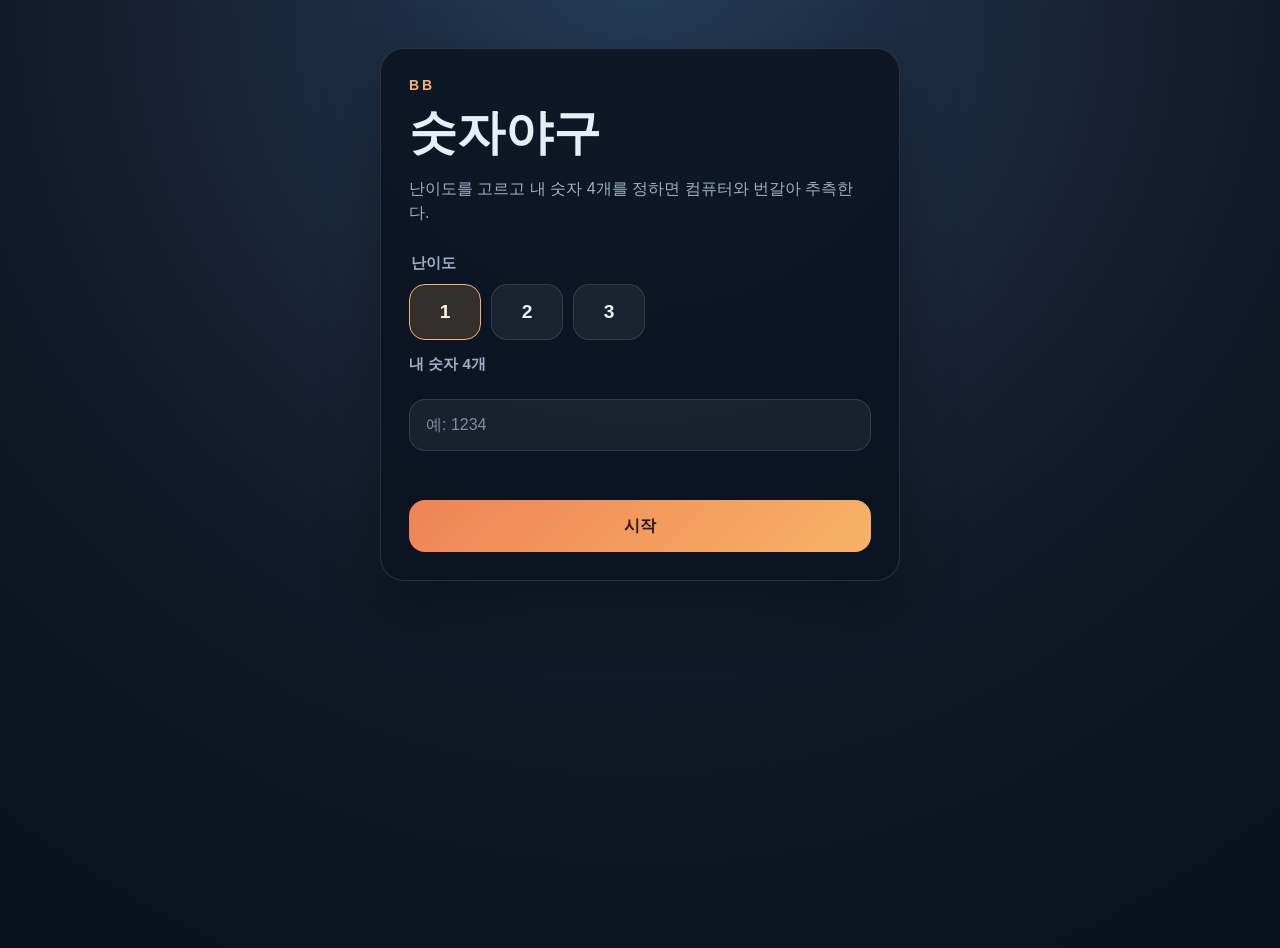
<file: bb/index.html>
<!DOCTYPE html>
<html lang="ko">
<head>
    <meta charset="UTF-8">
    <meta name="viewport" content="width=device-width, initial-scale=1">
    <title>숫자야구</title>
    <link rel="stylesheet" href="./style.css">
</head>
<body>
<main class="app">
    <section id="introScreen" class="panel intro-screen">
        <div class="panel-head">
            <p class="eyebrow">BB</p>
            <h1>숫자야구</h1>
            <p class="intro-copy">난이도를 고르고 내 숫자 4개를 정하면 컴퓨터와 번갈아 추측한다.</p>
        </div>

        <form id="setupForm" class="setup-form">
            <fieldset class="difficulty-box">
                <legend>난이도</legend>
                <label class="difficulty-option">
                    <input type="radio" name="difficulty" value="1" checked>
                    <span>1</span>
                </label>
                <label class="difficulty-option">
                    <input type="radio" name="difficulty" value="2">
                    <span>2</span>
                </label>
                <label class="difficulty-option">
                    <input type="radio" name="difficulty" value="3">
                    <span>3</span>
                </label>
            </fieldset>

            <label class="field-label" for="playerSecretInput">내 숫자 4개</label>
            <input id="playerSecretInput" name="playerSecret" class="digit-input" type="text" inputmode="numeric" maxlength="4" autocomplete="off" placeholder="예: 1234">

            <p id="setupMessage" class="message" aria-live="polite"></p>

            <button class="primary-btn" type="submit">시작</button>
        </form>
    </section>

    <section id="gameScreen" class="game-screen" hidden>
        <header class="panel top-bar">
            <div>
                <p class="eyebrow">TURN</p>
                <h2 id="statusText">내 차례</h2>
            </div>
            <div class="status-meta">
                <p id="difficultyText">난이도: 1</p>
                <p id="resultText">진행 중</p>
            </div>
        </header>

        <section class="board-layout">
            <div class="secret-panel computer-panel">
                <p class="panel-title">컴퓨터 숫자</p>
                <div id="computerSecretSlots" class="slot-row"></div>
            </div>

            <section class="panel log-panel">
                <div class="log-head">
                    <p class="panel-title">로그</p>
                    <div class="log-head-actions">
                        <label class="toggle-chip" for="computerLogToggle">
                            <input id="computerLogToggle" type="checkbox" checked>
                            <span>컴퓨터 로그</span>
                        </label>
                        <p id="turnText" class="turn-chip">내 차례</p>
                    </div>
                </div>
                <div id="thinkingNotice" class="thinking-notice" hidden>
                    <strong>컴퓨터 생각중</strong>
                    <span>이전 결과를 정리하고 다음 숫자를 고르는 중이다.</span>
                </div>
                <div id="eventLogBox" class="event-log-box" aria-live="polite"></div>
                <div class="log-columns">
                    <section class="log-lane">
                        <p class="panel-title">내 로그</p>
                        <div id="playerLogBox" class="log-box" aria-live="polite"></div>
                    </section>
                    <section class="log-lane">
                        <p class="panel-title">컴퓨터 로그</p>
                        <div id="computerLogBox" class="log-box" aria-live="polite"></div>
                    </section>
                </div>

                <form id="guessForm" class="guess-form">
                    <label class="field-label" for="guessInput">숫자 4개 입력</label>
                    <div class="guess-controls">
                        <input id="guessInput" class="digit-input" type="text" inputmode="numeric" maxlength="4" autocomplete="off" placeholder="예: 5678">
                        <button id="guessButton" class="primary-btn" type="submit">입력</button>
                    </div>
                    <p id="guessMessage" class="message" aria-live="polite"></p>
                </form>

                <button id="restartButton" class="secondary-btn" type="button" hidden>다시 시작</button>
            </section>

            <div class="secret-panel player-panel">
                <p class="panel-title">내 숫자</p>
                <div id="playerSecretSlots" class="slot-row"></div>
            </div>
        </section>
    </section>
</main>

<script src="./script.js"></script>
</body>
</html>
</file>
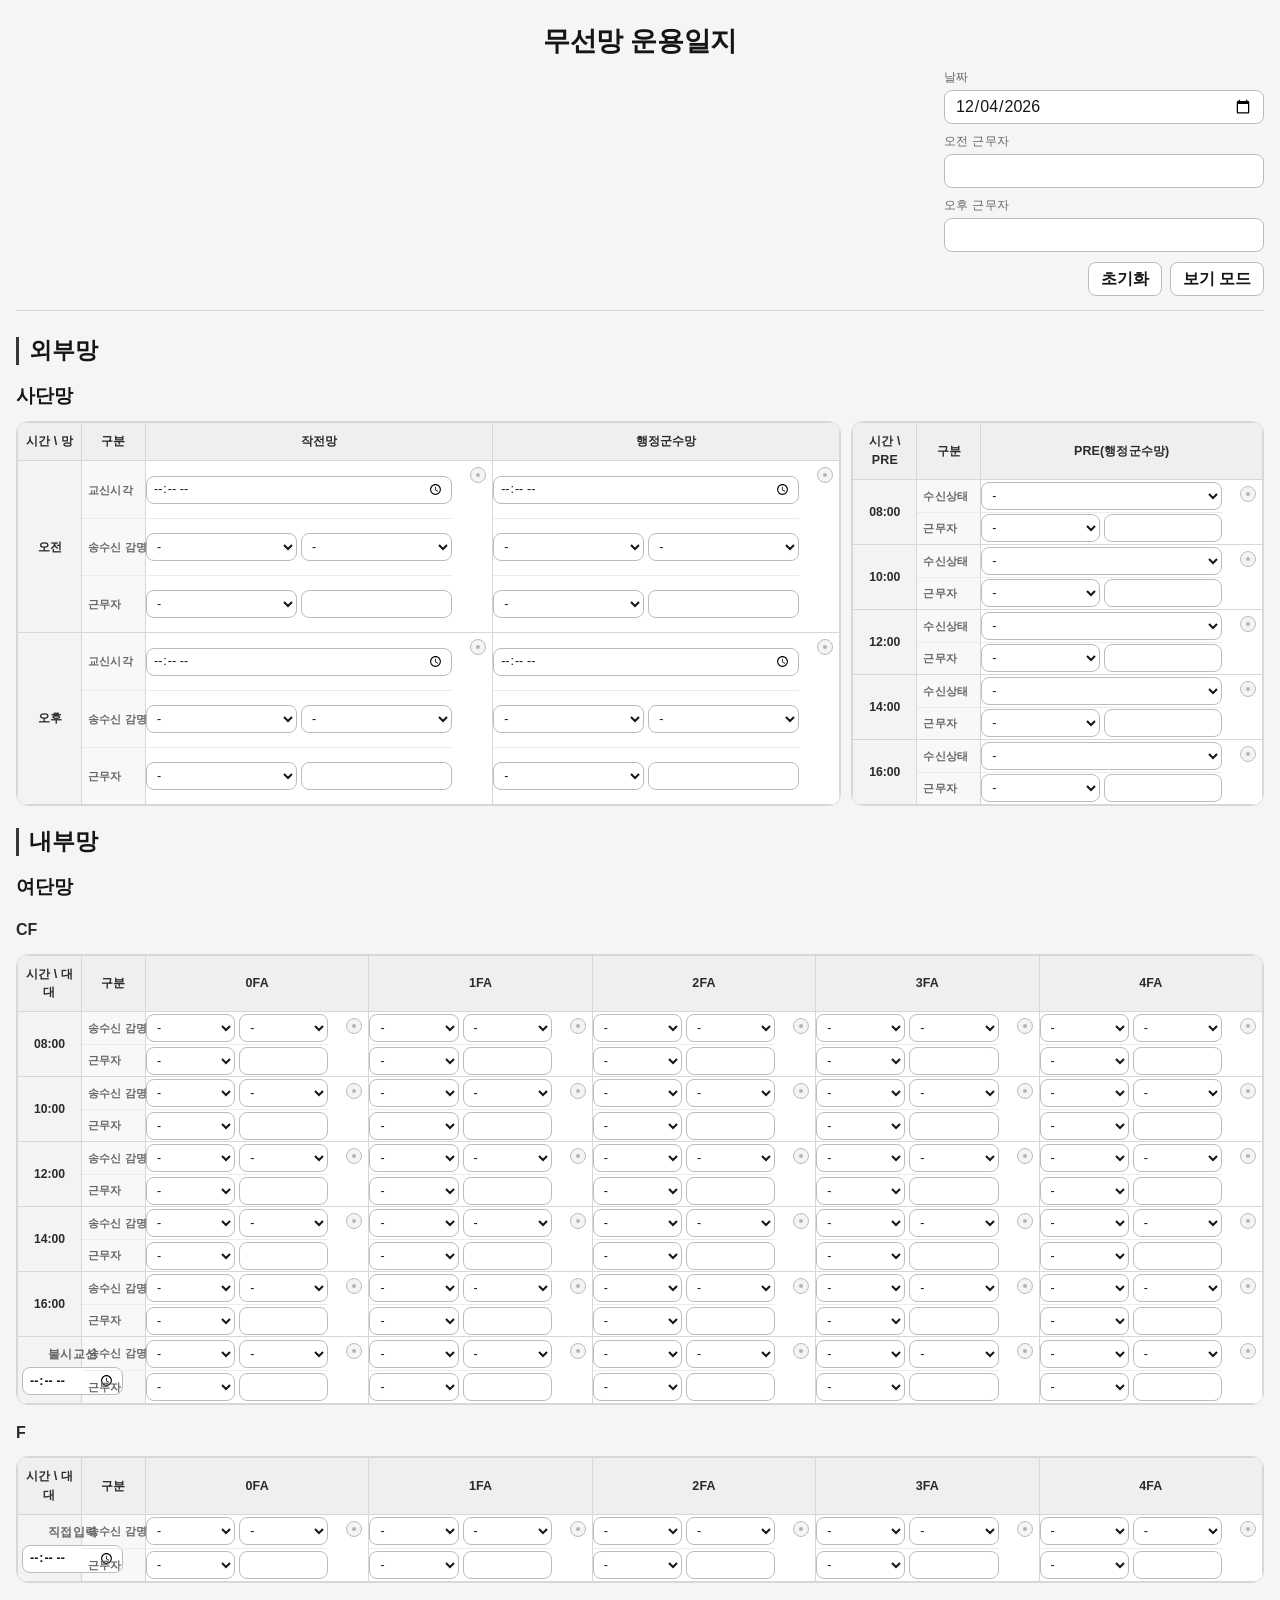
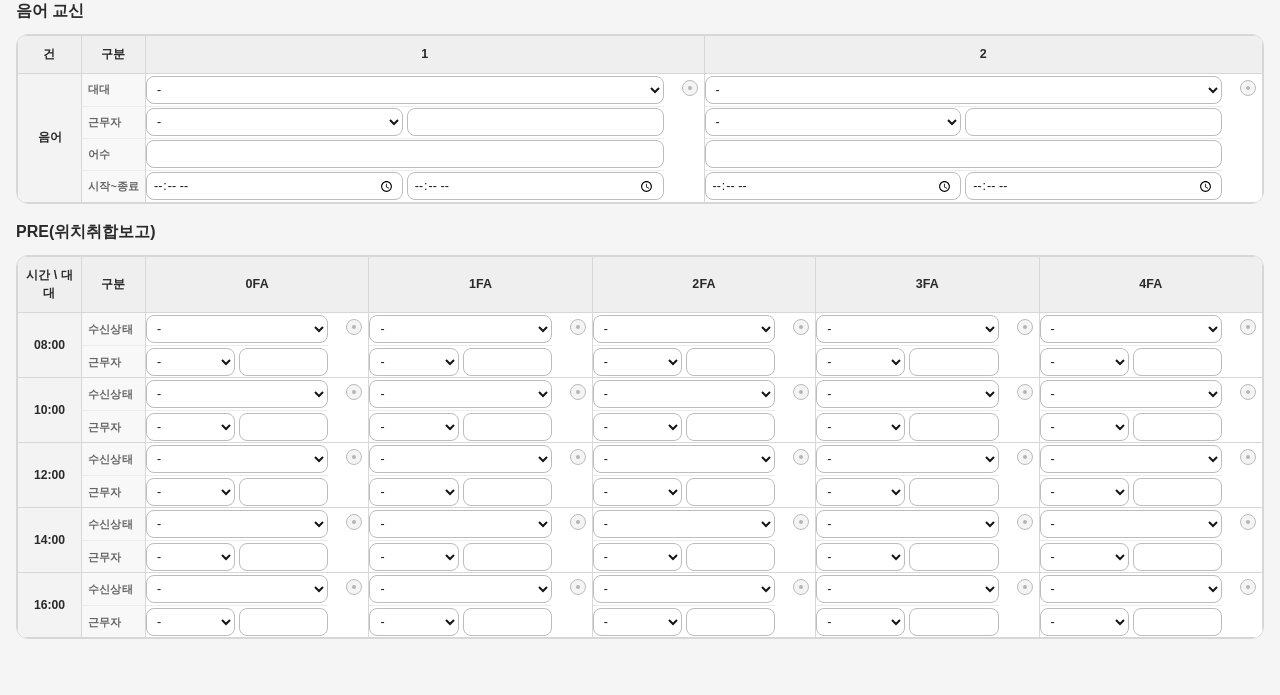
<file: radiolog/index.html>
<!doctype html>
<html lang="ko">
<head>
  <meta charset="utf-8" />
  <meta name="viewport" content="width=device-width, initial-scale=1" />
  <title>무선망 운용일지</title>
  <link rel="stylesheet" href="style.css" />
</head>
<body>
  <main class="page">
    <header class="report-header" aria-label="메타 정보">
      <div class="title-block">
        <h1>무선망 운용일지</h1>
      </div>
      <div class="meta-controls">
        <label class="field">
          <span>날짜</span>
          <input id="date-input" type="date" />
        </label>
        <label class="field author-field">
          <span>오전 근무자</span>
          <input id="author-am" type="text" />
        </label>
        <label class="field author-field">
          <span>오후 근무자</span>
          <input id="author-pm" type="text" />
        </label>
      </div>
      <div class="actions header-actions">
        <button id="reset-btn" type="button">초기화</button>
        <button id="view-btn" type="button">보기 모드</button>
      </div>
    </header>

    <section id="journal-blocks" class="blocks" aria-label="무선 일지 입력 블록">
      <h1 class="matrix-major">외부망</h1>
      <h2 class="network-major">사단망</h2>
      <div class="division-grid">
        <div class="table-shell">
          <table class="matrix-table division-table" aria-label="사단망 입력표">
            <thead>
              <tr>
                <th>시간 \ 망</th>
                <th class="guide-col-head">구분</th>
                <th>작전망</th>
                <th>행정군수망</th>
              </tr>
            </thead>
            <tbody id="division-body"></tbody>
          </table>
        </div>
        <div class="table-shell">
          <table class="matrix-table division-pre-table" aria-label="사단망 PRE 입력표">
            <thead>
              <tr>
                <th>시간 \ PRE</th>
                <th class="guide-col-head">구분</th>
                <th>PRE(행정군수망)</th>
              </tr>
            </thead>
            <tbody id="division-pre-body"></tbody>
          </table>
        </div>
      </div>

      <h1 class="matrix-major">내부망</h1>
      <h2 class="network-major">여단망</h2>
      <h3 class="matrix-minor">CF</h3>
      <div class="table-shell">
        <table class="matrix-table brigade-table" aria-label="여단망 CF 입력표">
          <thead>
            <tr>
              <th>시간 \ 대대</th>
              <th class="guide-col-head">구분</th>
              <th>0FA</th>
              <th>1FA</th>
              <th>2FA</th>
              <th>3FA</th>
              <th>4FA</th>
            </tr>
          </thead>
          <tbody id="brigade-cf-body"></tbody>
        </table>
      </div>

      <h3 class="matrix-minor">F</h3>
      <div class="table-shell">
        <table class="matrix-table brigade-table" aria-label="여단망 F 입력표">
          <thead>
            <tr>
              <th>시간 \ 대대</th>
              <th class="guide-col-head">구분</th>
              <th>0FA</th>
              <th>1FA</th>
              <th>2FA</th>
              <th>3FA</th>
              <th>4FA</th>
            </tr>
          </thead>
          <tbody id="brigade-f-body"></tbody>
        </table>
      </div>

      <h3 class="matrix-minor">음어 교신</h3>
      <div class="table-shell">
        <table class="matrix-table brigade-table" aria-label="여단망 음어 교신 입력표">
          <thead>
            <tr>
              <th>건</th>
              <th class="guide-col-head">구분</th>
              <th>1</th>
              <th>2</th>
            </tr>
          </thead>
          <tbody id="brigade-cipher-body"></tbody>
        </table>
      </div>

      <h3 class="matrix-minor">PRE(위치취합보고)</h3>
      <div class="table-shell">
        <table class="matrix-table brigade-table" aria-label="여단망 PRE 입력표">
          <thead>
            <tr>
              <th>시간 \ 대대</th>
              <th class="guide-col-head">구분</th>
              <th>0FA</th>
              <th>1FA</th>
              <th>2FA</th>
              <th>3FA</th>
              <th>4FA</th>
            </tr>
          </thead>
          <tbody id="brigade-pre-body"></tbody>
        </table>
      </div>
    </section>
  </main>
  <div id="note-popover" class="note-popover" hidden>
    <div class="note-popover-head">
      <strong class="note-popover-title">비고</strong>
      <button id="note-close-btn" class="note-close-btn" type="button">닫기</button>
    </div>
    <textarea
      id="note-textarea"
      class="note-textarea"
      aria-label="특이사항 비고 입력"
      placeholder="특이사항을 입력"
    ></textarea>
  </div>
  <div id="cell-context-menu" class="cell-context-menu" hidden>
    <button
      id="cell-no-contact-action"
      class="cell-context-action"
      type="button"
      aria-label="셀 상태 전환"
    ></button>
  </div>
  <script src="utils.js"></script>
  <script src="script.js"></script>
</body>
</html>
</file>
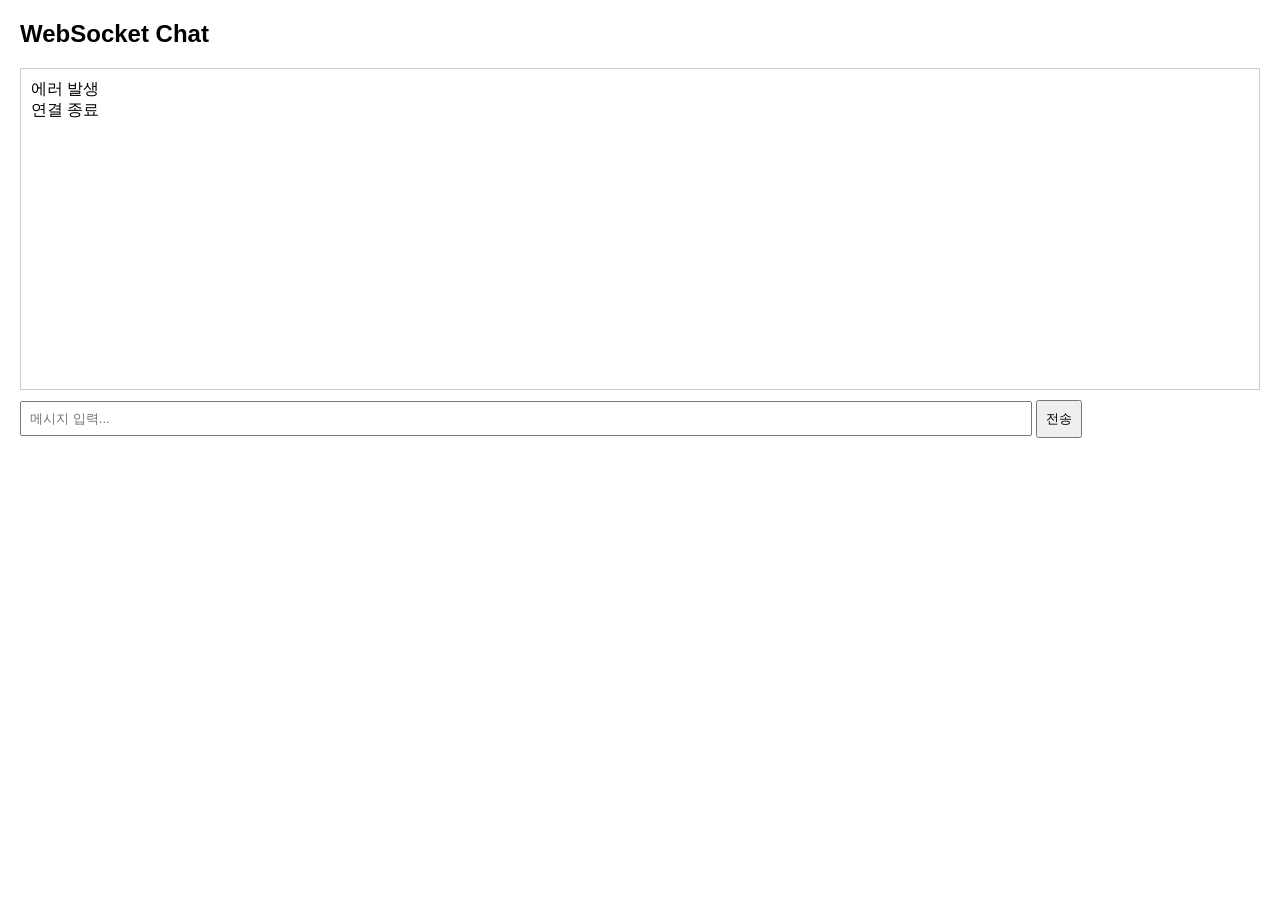
<file: wchat/index.html>
<!DOCTYPE html>
<html lang="ko">
<head>
    <meta charset="UTF-8">
    <meta name="viewport" content="width=device-width, initial-scale=1">
    <title>Simple WebSocket Chat</title>
    <style>
        body {
            font-family: Arial;
            margin: 20px;
        }
        #log {
            border: 1px solid #ccc;
            height: 300px;
            overflow-y: auto;
            padding: 10px;
            margin-bottom: 10px;
        }
        #msg {
            width: 80%;
            padding: 8px;
        }
        button {
            padding: 8px;
        }
    </style>
</head>
<body>

<h2>WebSocket Chat</h2>

<div id="log"></div>

<input id="msg" type="text" placeholder="메시지 입력..." />
<button onclick="sendMsg()">전송</button>

<script>
    const log = document.getElementById("log");
    const input = document.getElementById("msg");

    function addLog(text) {
        const div = document.createElement("div");
        div.textContent = text;
        log.appendChild(div);
        log.scrollTop = log.scrollHeight;
    }

    function socketUrl() {
        const protocol = window.location.protocol === "https:" ? "wss:" : "ws:";
        return protocol + "//" + window.location.host + "/ws";
    }

    const ws = new WebSocket(socketUrl());

    ws.onopen = () => {
        addLog("연결됨");
    };

    ws.onmessage = (event) => {
        addLog("받음: " + event.data);
    };

    ws.onclose = () => {
        addLog("연결 종료");
    };

    ws.onerror = (err) => {
        addLog("에러 발생");
        console.error(err);
    };

    function sendMsg() {
        const text = input.value.trim();
        if (!text) return;

        ws.send(text);
        addLog("보냄: " + text);

        input.value = "";
    }

    input.addEventListener("keydown", function(e) {
        if (e.key === "Enter") {
            sendMsg();
        }
    });
</script>

</body>
</html>
</file>
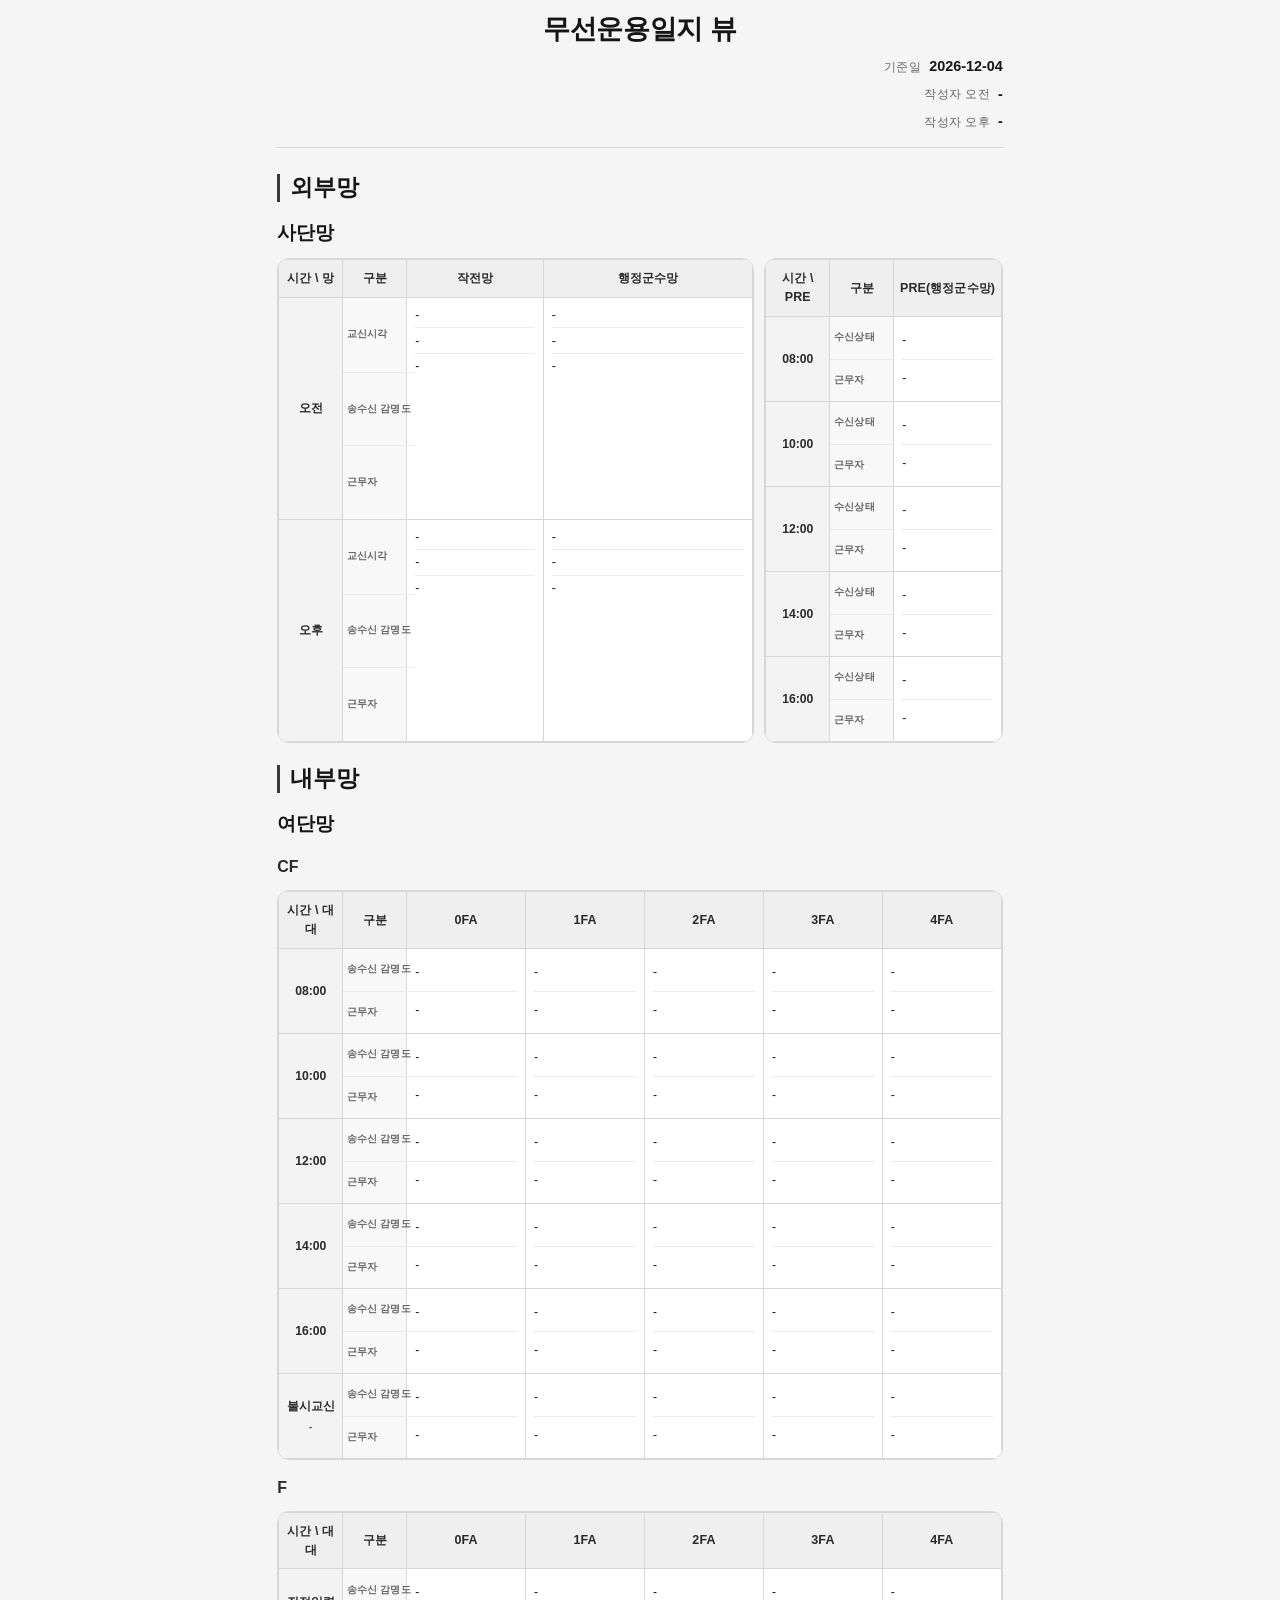
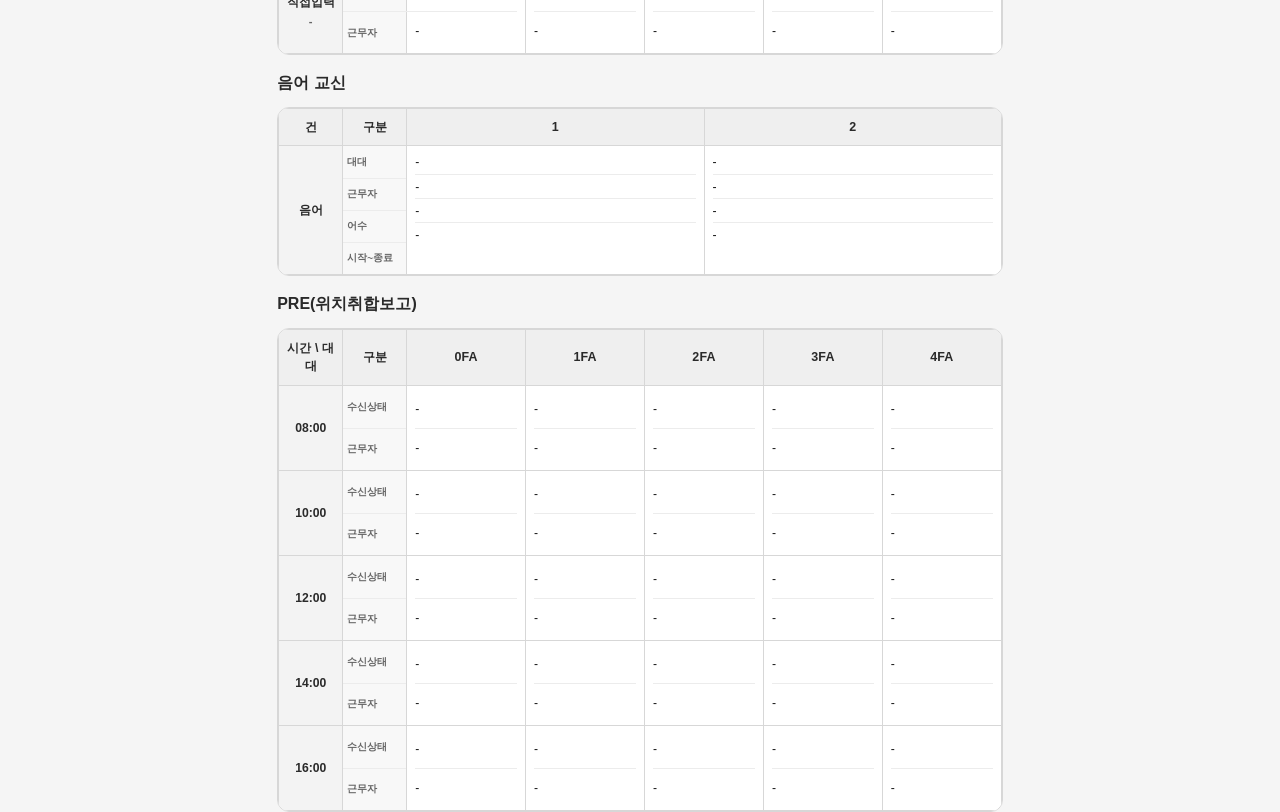
<file: radiolog/view.html>
<!doctype html>
<html lang="ko">
<head>
  <meta charset="utf-8" />
  <meta name="viewport" content="width=device-width, initial-scale=1" />
  <title>무선운용일지 뷰</title>
  <link rel="stylesheet" href="style.css" />
  <link rel="stylesheet" href="view.css" />
</head>
<body>
  <main class="page view-page">
    <header class="report-header view-header" aria-label="뷰 메타 정보">
      <div class="title-block">
        <h1>무선운용일지 뷰</h1>
      </div>
      <div class="view-meta" aria-label="기준 정보">
        <p class="view-meta-line"><span>기준일</span><strong id="view-date-value">-</strong></p>
        <p class="view-meta-line"><span>작성자 오전</span><strong id="view-author-am">-</strong></p>
        <p class="view-meta-line"><span>작성자 오후</span><strong id="view-author-pm">-</strong></p>
      </div>
    </header>

    <section class="print-signature" aria-label="인쇄 서명란">
      <p class="print-report-title">무선망 운용일지</p>
      <p class="print-signature-line">
        <span class="print-signature-role">무선반장</span>
        <span class="print-signature-mark">서명</span>
        <span class="print-signature-blank"></span>
      </p>
      <div class="print-meta" aria-label="인쇄 메타 정보">
        <p class="print-meta-line"><span>기준일</span><strong id="print-view-date-value">-</strong></p>
        <p class="print-meta-line"><span>작성자 오전</span><strong id="print-view-author-am">-</strong></p>
        <p class="print-meta-line"><span>작성자 오후</span><strong id="print-view-author-pm">-</strong></p>
      </div>
    </section>

    <section id="view-empty" class="view-empty" hidden>
      <h2>저장된 일지 데이터가 없습니다.</h2>
      <p id="view-empty-detail" class="view-empty-detail"></p>
    </section>

    <section id="view-journal-blocks" class="blocks" aria-label="무선 일지 조회 블록" hidden>
      <h1 class="matrix-major">외부망</h1>
      <h2 class="network-major">사단망</h2>
      <div class="division-grid">
        <div class="table-shell">
          <table class="matrix-table division-table" aria-label="사단망 조회표">
            <thead>
              <tr>
                <th>시간 \ 망</th>
                <th class="guide-col-head">구분</th>
                <th>작전망</th>
                <th>행정군수망</th>
              </tr>
            </thead>
            <tbody id="view-division-body"></tbody>
          </table>
        </div>
        <div class="table-shell">
          <table class="matrix-table division-pre-table" aria-label="사단망 PRE 조회표">
            <thead>
              <tr>
                <th>시간 \ PRE</th>
                <th class="guide-col-head">구분</th>
                <th>PRE(행정군수망)</th>
              </tr>
            </thead>
            <tbody id="view-division-pre-body"></tbody>
          </table>
        </div>
      </div>

      <h1 class="matrix-major">내부망</h1>
      <h2 class="network-major">여단망</h2>
      <h3 class="matrix-minor">CF</h3>
      <div class="table-shell">
        <table class="matrix-table brigade-table" aria-label="여단망 CF 조회표">
          <thead>
            <tr>
              <th>시간 \ 대대</th>
              <th class="guide-col-head">구분</th>
              <th>0FA</th>
              <th>1FA</th>
              <th>2FA</th>
              <th>3FA</th>
              <th>4FA</th>
            </tr>
          </thead>
          <tbody id="view-brigade-cf-body"></tbody>
        </table>
      </div>

      <h3 class="matrix-minor">F</h3>
      <div class="table-shell">
        <table class="matrix-table brigade-table" aria-label="여단망 F 조회표">
          <thead>
            <tr>
              <th>시간 \ 대대</th>
              <th class="guide-col-head">구분</th>
              <th>0FA</th>
              <th>1FA</th>
              <th>2FA</th>
              <th>3FA</th>
              <th>4FA</th>
            </tr>
          </thead>
          <tbody id="view-brigade-f-body"></tbody>
        </table>
      </div>

      <h3 class="matrix-minor">음어 교신</h3>
      <div class="table-shell">
        <table class="matrix-table brigade-table" aria-label="여단망 음어 교신 조회표">
          <thead>
            <tr>
              <th>건</th>
              <th class="guide-col-head">구분</th>
              <th>1</th>
              <th>2</th>
            </tr>
          </thead>
          <tbody id="view-brigade-cipher-body"></tbody>
        </table>
      </div>

      <h3 class="matrix-minor">PRE(위치취합보고)</h3>
      <div class="table-shell">
        <table class="matrix-table brigade-table" aria-label="여단망 PRE 조회표">
          <thead>
            <tr>
              <th>시간 \ 대대</th>
              <th class="guide-col-head">구분</th>
              <th>0FA</th>
              <th>1FA</th>
              <th>2FA</th>
              <th>3FA</th>
              <th>4FA</th>
            </tr>
          </thead>
          <tbody id="view-brigade-pre-body"></tbody>
        </table>
      </div>
    </section>
  </main>
  <script src="utils.js"></script>
  <script src="script.js"></script>
  <script src="view.js"></script>
</body>
</html>
</file>
<file: bb/style.css>
* {
    box-sizing: border-box;
}

:root {
    --page-bg: radial-gradient(circle at top, #243b55 0%, #111827 58%, #09111d 100%);
    --panel-bg: rgba(10, 18, 31, 0.84);
    --panel-border: rgba(163, 184, 211, 0.18);
    --text-main: #e8eef8;
    --text-soft: #9db0c7;
    --accent: #ef8354;
    --accent-soft: #f7b267;
    --chip-bg: rgba(239, 131, 84, 0.14);
    --chip-border: rgba(247, 178, 103, 0.4);
    --input-bg: rgba(255, 255, 255, 0.06);
    --gray-slot: #7f8794;
    --gray-slot-text: #eef2f7;
    --white-slot: #f7fafc;
    --white-slot-text: #102132;
    --log-bg: rgba(255, 255, 255, 0.03);
    --danger: #f87171;
}

body {
    margin: 0;
    min-height: 100vh;
    background: var(--page-bg);
    color: var(--text-main);
    font-family: "Segoe UI", sans-serif;
}

button,
input {
    font: inherit;
}

[hidden] {
    display: none !important;
}

.app {
    width: min(1080px, calc(100vw - 24px));
    margin: 24px auto;
}

.panel {
    background: var(--panel-bg);
    border: 1px solid var(--panel-border);
    border-radius: 24px;
    box-shadow: 0 24px 60px rgba(0, 0, 0, 0.3);
}

.intro-screen {
    max-width: 520px;
    margin: 48px auto;
    padding: 28px;
}

.panel-head {
    margin-bottom: 28px;
}

.eyebrow {
    margin: 0 0 8px;
    color: var(--accent-soft);
    font-size: 0.875rem;
    font-weight: 700;
    letter-spacing: 0.2em;
}

h1,
h2,
p {
    margin: 0;
}

h1 {
    font-size: clamp(2rem, 5vw, 3rem);
}

.intro-copy {
    margin-top: 12px;
    color: var(--text-soft);
    line-height: 1.5;
}

.setup-form,
.guess-form {
    display: grid;
    gap: 14px;
}

.difficulty-box {
    margin: 0;
    padding: 0;
    border: 0;
}

.difficulty-box legend,
.field-label,
.panel-title {
    margin-bottom: 10px;
    display: block;
    font-size: 0.95rem;
    font-weight: 700;
    color: var(--text-soft);
}

.difficulty-box {
    display: flex;
    flex-wrap: wrap;
    gap: 10px;
}

.difficulty-option {
    position: relative;
}

.difficulty-option input {
    position: absolute;
    opacity: 0;
    pointer-events: none;
}

.difficulty-option span {
    display: grid;
    place-items: center;
    width: 72px;
    height: 56px;
    border-radius: 16px;
    border: 1px solid var(--panel-border);
    background: var(--input-bg);
    font-size: 1.2rem;
    font-weight: 800;
    cursor: pointer;
}

.difficulty-option input:checked + span {
    border-color: var(--accent-soft);
    background: rgba(247, 178, 103, 0.16);
    color: #fff8ea;
}

.digit-input {
    width: 100%;
    min-height: 52px;
    padding: 0 16px;
    border: 1px solid var(--panel-border);
    border-radius: 16px;
    background: var(--input-bg);
    color: var(--text-main);
}

.digit-input::placeholder {
    color: #7f8ea3;
}

.primary-btn,
.secondary-btn {
    min-height: 52px;
    padding: 0 18px;
    border: 0;
    border-radius: 16px;
    font-weight: 800;
    cursor: pointer;
}

.primary-btn {
    background: linear-gradient(135deg, var(--accent) 0%, var(--accent-soft) 100%);
    color: #25160f;
}

.secondary-btn {
    background: rgba(255, 255, 255, 0.1);
    color: var(--text-main);
}

.primary-btn:disabled,
.secondary-btn:disabled {
    cursor: not-allowed;
    opacity: 0.5;
}

.message {
    min-height: 1.4em;
    color: var(--danger);
    font-size: 0.95rem;
}

.game-screen {
    display: grid;
    gap: 16px;
}

.top-bar {
    padding: 20px 24px;
    display: flex;
    justify-content: space-between;
    gap: 12px;
    align-items: end;
}

.status-meta {
    display: grid;
    gap: 6px;
    text-align: right;
    color: var(--text-soft);
}

.board-layout {
    min-height: 70vh;
    display: grid;
    grid-template-columns: 240px minmax(0, 1fr) 240px;
    grid-template-areas:
        "computer log ."
        ". log player";
    gap: 16px;
    align-items: stretch;
}

.computer-panel {
    grid-area: computer;
}

.player-panel {
    grid-area: player;
}

.log-panel {
    grid-area: log;
    padding: 20px;
    display: grid;
    gap: 16px;
    align-content: start;
}

.secret-panel {
    padding: 20px;
    align-self: start;
    background: rgba(255, 255, 255, 0.04);
    border: 1px solid var(--panel-border);
    border-radius: 24px;
}

.slot-row {
    display: grid;
    grid-template-columns: repeat(4, minmax(0, 1fr));
    gap: 10px;
}

.slot {
    aspect-ratio: 1 / 1;
    border-radius: 18px;
    display: grid;
    place-items: center;
    font-size: clamp(1.4rem, 4vw, 2rem);
    font-weight: 800;
}

.slot.hidden {
    background: var(--gray-slot);
    color: var(--gray-slot-text);
    border: 1px solid rgba(255, 255, 255, 0.16);
    cursor: pointer;
    transition: transform 120ms ease, border-color 120ms ease, box-shadow 120ms ease;
}

.slot.hidden:hover,
.slot.hidden:focus-visible {
    transform: translateY(-1px);
    border-color: rgba(247, 178, 103, 0.5);
    box-shadow: 0 0 0 3px rgba(247, 178, 103, 0.16);
    outline: none;
}

.slot.hidden.memo-filled {
    background: linear-gradient(180deg, #c4ccd7 0%, #9ca7b7 100%);
    color: #132334;
}

.slot.hidden.memo-editing {
    background: rgba(247, 178, 103, 0.22);
    border-color: rgba(247, 178, 103, 0.6);
}

.slot.revealed {
    background: var(--white-slot);
    color: var(--white-slot-text);
}

.log-head {
    display: flex;
    justify-content: space-between;
    gap: 12px;
    align-items: center;
}

.log-head-actions {
    display: flex;
    align-items: center;
    justify-content: flex-end;
    gap: 10px;
    flex-wrap: wrap;
}

.turn-chip {
    padding: 8px 12px;
    border: 1px solid var(--chip-border);
    border-radius: 999px;
    background: var(--chip-bg);
    color: #ffe7d3;
    font-size: 0.9rem;
    font-weight: 700;
}

.toggle-chip {
    display: inline-flex;
    align-items: center;
    gap: 8px;
    padding: 8px 12px;
    border: 1px solid var(--panel-border);
    border-radius: 999px;
    background: rgba(255, 255, 255, 0.05);
    color: var(--text-soft);
    font-size: 0.9rem;
    font-weight: 700;
    cursor: pointer;
}

.toggle-chip input {
    width: 16px;
    height: 16px;
    margin: 0;
}

.thinking-notice {
    padding: 14px 16px;
    border-radius: 16px;
    border: 1px solid rgba(247, 178, 103, 0.34);
    background: linear-gradient(135deg, rgba(247, 178, 103, 0.16) 0%, rgba(239, 131, 84, 0.12) 100%);
    display: grid;
    gap: 4px;
}

.thinking-notice strong {
    color: #fff3dc;
    font-size: 1rem;
}

.thinking-notice span {
    color: #f2d4b3;
    font-size: 0.92rem;
    line-height: 1.4;
}

.event-log-box {
    display: grid;
    gap: 10px;
}

.log-columns {
    display: grid;
    grid-template-columns: 1fr 1fr;
    gap: 12px;
}

.log-lane {
    display: grid;
    gap: 10px;
    min-width: 0;
}

.log-box {
    min-height: 340px;
    max-height: 340px;
    overflow-y: auto;
    padding: 12px;
    border-radius: 18px;
    background: var(--log-bg);
    border: 1px solid var(--panel-border);
    display: grid;
    gap: 10px;
}

.log-row {
    padding: 12px 14px;
    border-radius: 14px;
    background: rgba(255, 255, 255, 0.05);
    line-height: 1.45;
}

.log-row strong {
    color: var(--accent-soft);
}

.log-grid {
    display: grid;
    grid-template-columns: 2fr 1fr 1fr;
    gap: 10px;
}

.log-cell {
    min-height: 72px;
    padding: 12px 14px;
    border-radius: 14px;
    display: grid;
    align-content: center;
    justify-items: center;
    gap: 4px;
    border: 1px solid var(--panel-border);
}

.log-cell strong {
    font-size: 0.8rem;
    letter-spacing: 0.08em;
}

.log-cell span {
    font-size: 1.4rem;
    font-weight: 800;
    line-height: 1;
}

.log-cell-main {
    justify-items: start;
    padding-left: 16px;
    background: rgba(255, 255, 255, 0.05);
}

.log-cell-main strong {
    color: var(--text-soft);
}

.log-cell-main span {
    letter-spacing: 0.18em;
    color: var(--text-main);
}

.log-cell-strike {
    background: linear-gradient(180deg, rgba(239, 68, 68, 0.28) 0%, rgba(127, 29, 29, 0.3) 100%);
    border-color: rgba(248, 113, 113, 0.35);
    color: #fee2e2;
}

.log-cell-ball {
    background: linear-gradient(180deg, rgba(59, 130, 246, 0.28) 0%, rgba(30, 64, 175, 0.3) 100%);
    border-color: rgba(96, 165, 250, 0.35);
    color: #dbeafe;
}

.slot-input {
    width: 100%;
    height: 100%;
    border: 0;
    border-radius: 18px;
    background: transparent;
    color: inherit;
    text-align: center;
    font-size: clamp(1.4rem, 4vw, 2rem);
    font-weight: 800;
}

.slot-input:focus {
    outline: none;
}

.guess-controls {
    display: grid;
    grid-template-columns: minmax(0, 1fr) 120px;
    gap: 10px;
}

@media (max-width: 900px) {
    .board-layout {
        grid-template-columns: 1fr;
        grid-template-areas:
            "computer"
            "log"
            "player";
        min-height: auto;
    }

    .top-bar {
        align-items: start;
        flex-direction: column;
    }

    .status-meta {
        text-align: left;
    }

    .log-head {
        align-items: start;
        flex-direction: column;
    }

    .log-head-actions {
        justify-content: start;
    }

    .log-columns {
        grid-template-columns: 1fr;
    }
}

@media (max-width: 560px) {
    .app {
        width: min(100vw - 16px, 1080px);
        margin: 8px auto 20px;
    }

    .intro-screen,
    .secret-panel,
    .log-panel,
    .top-bar {
        padding: 16px;
        border-radius: 20px;
    }

    .guess-controls {
        grid-template-columns: 1fr;
    }

    .log-grid {
        grid-template-columns: 1fr;
    }
}
</file>
<file: radiolog/style.css>
:root {
  --surface: #ffffff;
  --surface-muted: #f3f3f3;
  --text-strong: #151515;
  --text: #2a2a2a;
  --text-muted: #666666;
  --line: #d7d7d7;
  --line-strong: #bcbcbc;
  --accent: #383838;
  --accent-strong: #242424;
  --focus-ring: rgba(0, 0, 0, 0.14);
}

* {
  box-sizing: border-box;
}

html,
body {
  margin: 0;
  min-height: 100%;
}

html {
  font-size: 16px;
}

body {
  background: #f5f5f5;
  color: var(--text);
  font-family: "Pretendard", "Noto Sans KR", "Apple SD Gothic Neo", "Malgun Gothic", sans-serif;
  font-size: 1rem;
  line-height: 1.5;
}

.page {
  max-width: 1480px;
  margin: 24px auto;
  padding: 0 16px 32px;
}

.report-header {
  display: grid;
  gap: 10px;
  padding: 0 0 14px;
  border-bottom: 1px solid var(--line);
}

.doc-label {
  margin: 0 0 4px;
  color: var(--accent);
  font-size: 0.75rem;
  font-weight: 700;
  letter-spacing: 0.08em;
  text-transform: uppercase;
}

.title-block {
  display: flex;
  justify-content: center;
}

.title-block h1 {
  margin: 0;
  color: var(--text-strong);
  font-size: 1.7rem;
  font-weight: 800;
  line-height: 1.25;
  letter-spacing: -0.01em;
  text-align: center;
}

.doc-note {
  margin: 6px 0 0;
  color: var(--text-muted);
  font-size: 0.93rem;
}

.meta-controls {
  width: 320px;
  justify-self: end;
  display: grid;
  gap: 8px;
}

.field {
  display: grid;
  gap: 4px;
}

.field > span,
.slot-time-field > span {
  color: var(--text-muted);
  font-size: 0.75rem;
  letter-spacing: 0.03em;
}

input[type="date"],
.author-field input[type="text"],
.editor-control,
.slot-time-field input[type="time"] {
  width: 100%;
  border: 1px solid var(--line-strong);
  border-radius: 8px;
  background: var(--surface);
  color: var(--text-strong);
  font: inherit;
}

input[type="date"],
.author-field input[type="text"] {
  height: 34px;
  padding: 0 10px;
}

.editor-control,
.slot-time-field input[type="time"] {
  height: 28px;
  padding: 0 6px;
  font-size: 0.78rem;
}

input[type="date"]:focus,
.author-field input[type="text"]:focus,
.editor-control:focus,
.slot-time-field input[type="time"]:focus {
  outline: none;
  border-color: var(--accent);
  box-shadow: 0 0 0 4px var(--focus-ring);
}

.actions {
  display: flex;
  gap: 8px;
  margin-top: 0;
}

.header-actions {
  justify-self: end;
}

button {
  height: 34px;
  border: 1px solid var(--line-strong);
  border-radius: 8px;
  background: var(--surface);
  color: var(--text-strong);
  padding: 0 12px;
  font: inherit;
  font-weight: 600;
  cursor: pointer;
}

button:hover {
  background: var(--surface-muted);
}

.author-field {
  display: grid;
  gap: 4px;
}

.blocks {
  display: grid;
  gap: 10px;
  margin-top: 14px;
}

.division-grid {
  display: grid;
  grid-template-columns: minmax(0, 2fr) minmax(0, 1fr);
  gap: 10px;
}

.matrix-major {
  margin: 12px 0 4px;
  padding-left: 10px;
  border-left: 3px solid var(--accent);
  color: var(--text-strong);
  font-size: 1.45rem;
  font-weight: 800;
  line-height: 1.2;
  letter-spacing: -0.01em;
}

.network-major {
  margin: 6px 0 4px;
  color: var(--text-strong);
  font-size: 1.18rem;
  font-weight: 800;
  line-height: 1.2;
}

.matrix-minor {
  margin: 8px 0 4px;
  color: var(--text);
  font-size: 1rem;
  font-weight: 700;
  line-height: 1.2;
}

.table-shell {
  border: 1px solid var(--line);
  border-radius: 12px;
  background: var(--surface);
  overflow: hidden;
}

.matrix-table {
  width: 100%;
  border-collapse: collapse;
  height: 100%;
}

.matrix-table thead th {
  border: 1px solid var(--line);
  padding: 9px 4px;
  background: #efefef;
  color: var(--text);
  font-size: 0.78rem;
  font-weight: 700;
  letter-spacing: 0.01em;
  text-align: center;
}

.matrix-table tbody th,
.matrix-table tbody td {
  border: 1px solid var(--line);
}

.row-label {
  width: 64px;
  min-width: 64px;
  max-width: 64px;
  padding: 8px 4px;
  background: var(--surface-muted);
  color: var(--text);
  font-size: 0.76rem;
  font-weight: 700;
  text-align: center;
}

.matrix-table thead th:first-child {
  width: 64px;
  min-width: 64px;
  max-width: 64px;
}

.guide-col-head {
  width: 64px;
  min-width: 64px;
  max-width: 64px;
}

.guide-label {
  width: 64px;
  min-width: 64px;
  max-width: 64px;
  padding: 0;
  vertical-align: top;
  background: #f8f8f8;
}

.guide-stack {
  display: grid;
  height: 100%;
  min-height: 100%;
  grid-auto-rows: minmax(32px, 1fr);
}

.guide-item {
  min-height: 32px;
  display: flex;
  align-items: center;
  padding: 2px 6px;
  color: var(--text-muted);
  font-size: 0.68rem;
  font-weight: 700;
  letter-spacing: 0.02em;
  white-space: nowrap;
}

.guide-item + .guide-item {
  border-top: 1px solid #ececec;
}

.matrix-cell {
  padding: 0;
  vertical-align: top;
  background: var(--surface);
}

.cell-editor {
  position: relative;
  width: 100%;
  height: 100%;
  padding: 0;
  border: none;
  border-radius: 0;
  background: transparent;
  box-shadow: none;
}

.cell-editor.pending {
  border: none;
  background: transparent;
  box-shadow: none;
}

.cell-editor.complete {
  border: none;
  background: transparent;
  box-shadow: none;
}

.cell-editor.blocked {
  background: #f1f1f1;
}

.cell-editor.missing {
  min-height: 84px;
  display: flex;
  align-items: center;
  justify-content: center;
  color: var(--text-muted);
}

.editor-grid {
  display: grid;
  height: 100%;
  min-height: 100%;
  padding-right: 40px;
  gap: 0;
  grid-auto-rows: minmax(32px, 1fr);
}

.editor-row {
  min-height: 32px;
  padding: 0;
  display: flex;
  align-items: center;
}

.editor-row + .editor-row {
  border-top: 1px solid #ececec;
}

.editor-controls {
  display: grid;
  gap: 4px;
  width: 100%;
}

.editor-controls.two-col {
  grid-template-columns: 1fr 1fr;
}

.blocked-text {
  height: 28px;
  color: var(--text-muted);
  font-size: 0.78rem;
  font-weight: 700;
  display: flex;
  align-items: center;
  padding: 0 8px;
}

.slot-time-field {
  display: grid;
  gap: 4px;
}

.visually-hidden {
  position: absolute;
  width: 1px;
  height: 1px;
  padding: 0;
  margin: -1px;
  overflow: hidden;
  clip: rect(0, 0, 0, 0);
  white-space: nowrap;
  border: 0;
}

.note-trigger {
  position: absolute;
  top: 6px;
  right: 6px;
  z-index: 2;
  width: 16px;
  min-width: 16px;
  height: 16px;
  border: 1px solid var(--line-strong);
  border-radius: 999px;
  background: #f4f4f4;
  color: transparent;
  padding: 0;
  display: inline-flex;
  align-items: center;
  justify-content: center;
  transition: border-color 0.12s ease, background-color 0.12s ease;
}

.note-trigger::before {
  content: "";
  width: 4px;
  height: 4px;
  border-radius: 999px;
  background: #8a8a8a;
  opacity: 0.6;
}

.note-trigger.active,
.note-trigger.has-note {
  border-color: var(--accent);
  background: #ebebeb;
}

.note-trigger:hover,
.note-trigger:focus-visible {
  border-color: var(--accent);
  background: #e8e8e8;
}

.note-trigger.active::before,
.note-trigger.has-note::before {
  width: 6px;
  height: 6px;
  background: var(--accent);
  opacity: 1;
}

.note-trigger::after {
  content: attr(data-note-tooltip);
  position: absolute;
  right: 50%;
  top: -29px;
  transform: translateX(50%) translateY(2px);
  padding: 3px 6px;
  border: 1px solid var(--line-strong);
  border-radius: 6px;
  background: #2f2f2f;
  color: #ffffff;
  font-size: 0.66rem;
  font-weight: 600;
  line-height: 1.2;
  white-space: nowrap;
  opacity: 0;
  pointer-events: none;
  transition: opacity 0.12s ease, transform 0.12s ease;
}

.note-trigger:hover::after,
.note-trigger:focus-visible::after {
  opacity: 1;
  transform: translateX(50%) translateY(0);
}

.note-popover {
  position: fixed;
  z-index: 80;
  width: 280px;
  border: 1px solid var(--line-strong);
  border-radius: 10px;
  background: var(--surface);
  box-shadow: 0 8px 20px rgba(0, 0, 0, 0.08);
  padding: 8px;
}

.note-popover-head {
  display: flex;
  align-items: center;
  justify-content: space-between;
  margin-bottom: 6px;
}

.note-popover-title {
  color: var(--text);
  font-size: 0.72rem;
  letter-spacing: 0.04em;
  text-transform: uppercase;
}

.note-close-btn {
  height: 24px;
  border-radius: 8px;
  padding: 0 8px;
  font-size: 0.72rem;
  font-weight: 600;
}

.note-textarea {
  width: 100%;
  min-height: 112px;
  border: 1px solid var(--line-strong);
  border-radius: 8px;
  background: var(--surface);
  color: var(--text-strong);
  font: inherit;
  font-size: 0.8rem;
  line-height: 1.35;
  padding: 7px 8px;
  resize: vertical;
}

.note-textarea:focus {
  outline: none;
  border-color: var(--accent);
  box-shadow: 0 0 0 4px var(--focus-ring);
}

.cell-context-menu {
  position: fixed;
  z-index: 90;
  min-width: 128px;
  border: 1px solid var(--line-strong);
  border-radius: 8px;
  background: var(--surface);
  box-shadow: 0 6px 18px rgba(0, 0, 0, 0.08);
  padding: 4px;
}

.cell-context-action {
  display: block;
  width: 100%;
  height: 30px;
  border: 1px solid transparent;
  border-radius: 6px;
  background: transparent;
  text-align: left;
  padding: 0 8px;
  font-size: 0.78rem;
  font-weight: 600;
}

.cell-context-action:hover,
.cell-context-action:focus-visible {
  border-color: var(--line);
  background: var(--surface-muted);
  outline: none;
}
</file>
<file: radiolog/view.css>
.view-page {
  width: min(100%, 210mm);
  max-width: 210mm;
  margin: 12px auto;
  padding: 0 9mm 10mm;
}

.view-page .row-label,
.view-page .matrix-table thead th:first-child {
  width: 64px;
  min-width: 64px;
  max-width: 64px;
}

.view-page .guide-col-head,
.view-page .guide-label {
  width: 64px;
  min-width: 64px;
  max-width: 64px;
}

.view-page .guide-item {
  padding: 2px 4px;
  font-size: 0.62rem;
  letter-spacing: 0.01em;
}

.view-header {
  align-items: start;
}

.view-meta {
  width: 100%;
  max-width: 620px;
  justify-self: end;
  justify-items: end;
  display: grid;
  gap: 6px;
}

.view-meta-line {
  margin: 0;
  display: grid;
  grid-template-columns: auto auto;
  justify-content: end;
  gap: 8px;
  align-items: center;
  text-align: right;
  color: var(--text);
  font-size: 0.86rem;
}

.view-meta-line > span {
  color: var(--text-muted);
  font-size: 0.76rem;
  letter-spacing: 0.03em;
  text-transform: uppercase;
}

.view-meta-line > strong {
  color: var(--text-strong);
  font-size: 0.9rem;
  font-weight: 700;
}

.view-empty {
  margin-top: 12px;
  padding: 18px;
  border: 1px solid var(--line);
  border-radius: 12px;
  background: var(--surface);
}

.view-empty h2 {
  margin: 0;
  color: var(--text-strong);
  font-size: 1.05rem;
}

.view-empty-detail {
  margin: 6px 0 0;
  color: var(--text-muted);
  font-size: 0.9rem;
}

.print-signature {
  display: none;
}

.print-meta {
  display: none;
}

.view-cell {
  min-height: 84px;
  padding: 4px 8px;
  display: grid;
  grid-auto-rows: minmax(24px, auto);
}

.view-line {
  display: grid;
  grid-template-columns: 1fr;
  align-items: center;
  min-height: 24px;
}

.view-line + .view-line {
  border-top: 1px solid #ececec;
}

.view-value {
  color: var(--text-strong);
  font-size: 0.76rem;
  line-height: 1.32;
  white-space: pre-wrap;
  word-break: break-word;
}

.view-slot-label {
  display: grid;
  gap: 2px;
  justify-items: center;
}

.view-slot-time {
  color: var(--text-muted);
  font-size: 0.7rem;
  font-weight: 600;
}

@media screen {
  .view-page {
    min-height: 297mm;
    aspect-ratio: 210 / 297;
  }
}

@media print {
  @page {
    size: A4 portrait;
    margin: 8mm;
  }

  .blocks {
    display: block;
    break-inside: auto;
    page-break-inside: auto;
  }

  .view-page {
    width: auto;
    max-width: none;
    margin: 0;
    padding: 0;
    min-height: auto;
    aspect-ratio: auto;
  }

  .view-header {
    display: none;
  }

  .print-signature {
    display: block;
    margin: 0 0 10px;
  }

  .print-meta {
    margin-top: 8px;
    display: grid;
    gap: 2px;
  }

  .print-meta-line {
    margin: 0;
    display: grid;
    grid-template-columns: 84px auto;
    gap: 8px;
    align-items: center;
    color: var(--text);
    font-size: 0.9rem;
  }

  .print-meta-line > span {
    color: var(--text-muted);
    font-size: 0.78rem;
    letter-spacing: 0.03em;
  }

  .print-meta-line > strong {
    color: var(--text-strong);
    font-size: 0.92rem;
    font-weight: 700;
  }

  .print-report-title {
    margin: 0 0 8px;
    color: var(--text-strong);
    font-size: 1.6rem;
    font-weight: 800;
    line-height: 1.2;
    letter-spacing: 0.01em;
    text-align: center;
  }

  .print-signature-line {
    margin: 0;
    display: flex;
    align-items: center;
    justify-content: flex-end;
    gap: 8px;
    color: var(--text-strong);
    font-size: 0.9rem;
    font-weight: 700;
  }

  .print-signature-mark {
    color: var(--text);
    font-weight: 600;
  }

  .print-signature-blank {
    width: 120px;
    border-bottom: 1px solid var(--text-strong);
    min-height: 18px;
  }

  .matrix-major,
  .network-major,
  .matrix-minor {
    break-after: avoid;
    page-break-after: avoid;
  }

  .division-grid,
  .table-shell,
  .matrix-table,
  .matrix-table thead,
  .matrix-table tbody,
  .matrix-table tr {
    break-inside: avoid;
    page-break-inside: avoid;
  }
}
</file>
